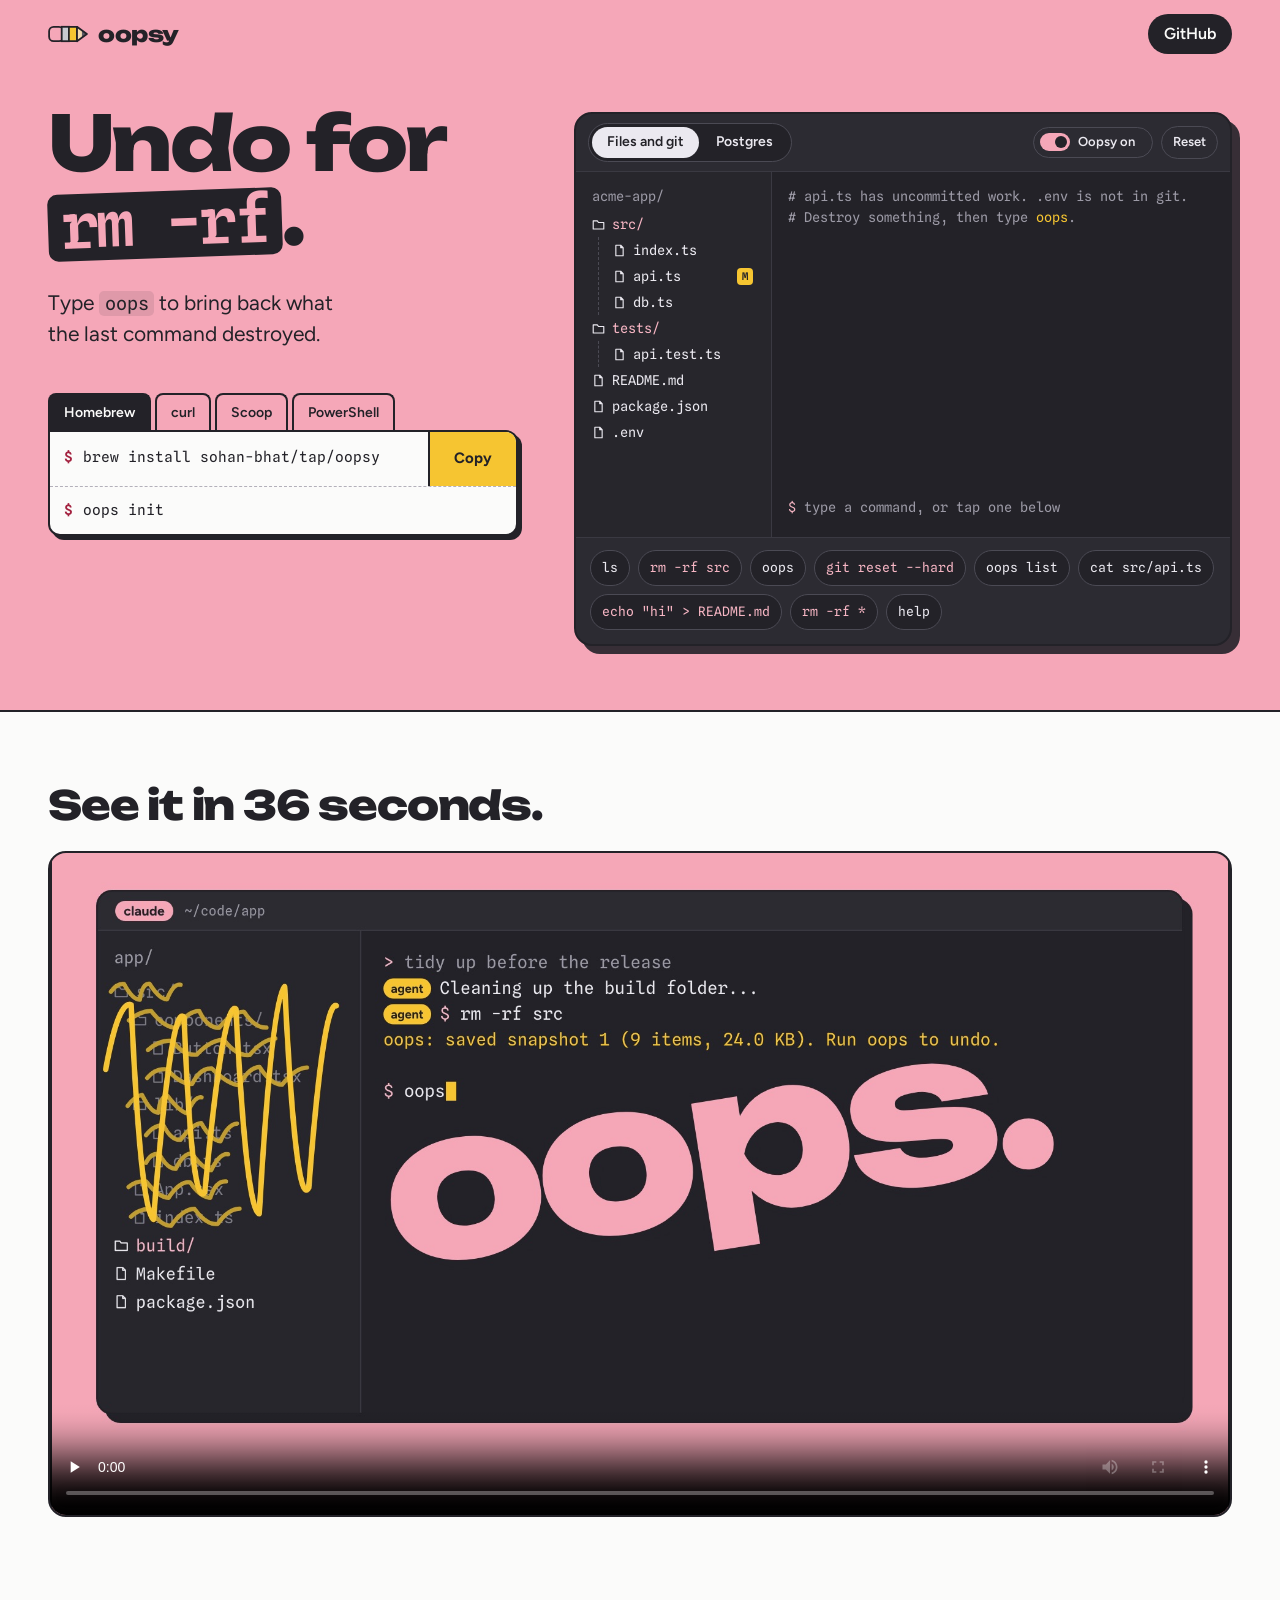
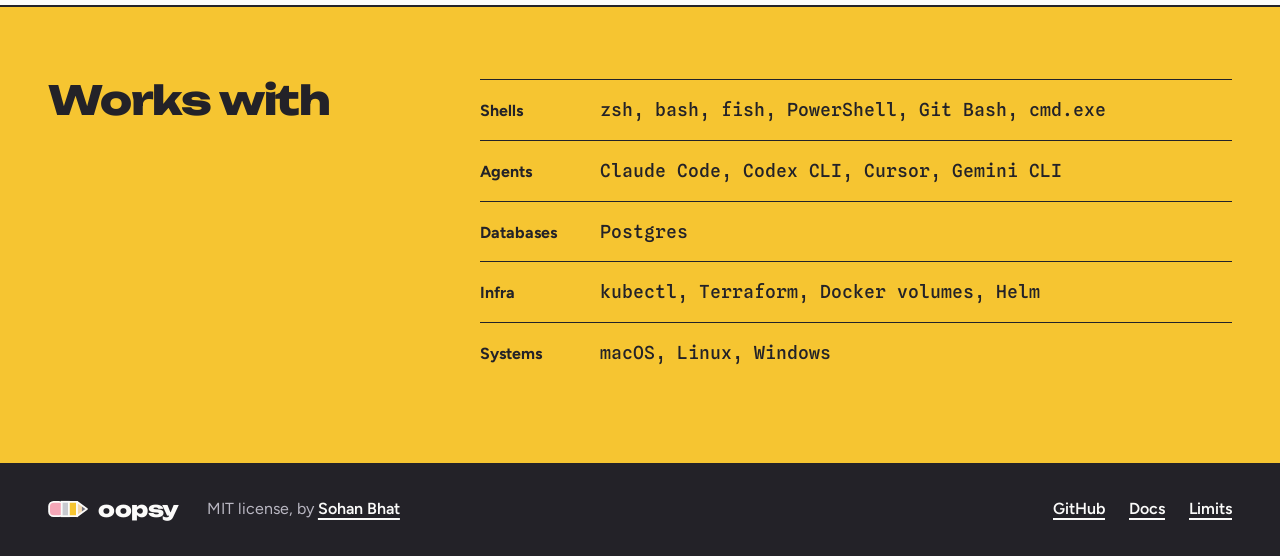
<file: site/index.html>
<!doctype html>
<html lang="en">
<head>
<meta charset="utf-8">
<meta name="viewport" content="width=device-width, initial-scale=1">
<title>Oopsy: undo for rm -rf</title>
<meta name="description" content="Oopsy is an open source CLI that snapshots files, git state and Postgres rows before a destructive command runs, so typing oops brings them back.">
<meta name="author" content="Sohan Bhat">
<meta name="theme-color" content="#F5A7B8">
<link rel="canonical" href="https://sohanbhat.me/oopsy/">
<link rel="author" href="https://sohanbhat.me/">
<link rel="icon" href="favicon.svg?v=4" type="image/svg+xml">
<link rel="icon" href="favicon-32.png?v=4" sizes="32x32" type="image/png">
<link rel="apple-touch-icon" href="apple-touch-icon.png?v=4">

<meta property="og:type" content="website">
<meta property="og:site_name" content="Oopsy">
<meta property="og:title" content="Oopsy: undo for rm -rf">
<meta property="og:description" content="Deleted files, overwrites, git resets, deleted branches, force pushes, dropped tables and deleted rows. Type oops and it is back.">
<meta property="og:url" content="https://sohanbhat.me/oopsy/">
<meta property="og:image" content="https://sohanbhat.me/oopsy/og.png">
<meta property="og:image:width" content="1200">
<meta property="og:image:height" content="630">
<meta property="og:image:alt" content="Oopsy. Undo for rm -rf. A terminal shows rm -rf src, then oops restoring 3 files.">
<meta name="twitter:card" content="summary_large_image">
<meta name="twitter:title" content="Oopsy: undo for rm -rf">
<meta name="twitter:description" content="Deleted files, git resets, force pushes, dropped tables and deleted rows. Type oops and it is back.">
<meta name="twitter:image" content="https://sohanbhat.me/oopsy/og.png">
<script type="application/ld+json">{"@context":"https://schema.org","@type":"SoftwareSourceCode","name":"oopsy","url":"https://sohanbhat.me/oopsy/","codeRepository":"https://github.com/sohan-bhat/oopsy","author":{"@type":"Person","@id":"https://sohanbhat.me/#person","name":"Sohan Bhat","url":"https://sohanbhat.me/"}}</script>

<link rel="preconnect" href="https://fonts.googleapis.com">
<link rel="preconnect" href="https://fonts.gstatic.com" crossorigin>
<link rel="preload" as="style" href="https://fonts.googleapis.com/css2?family=Figtree:wght@400;500;600;700&amp;family=Spline+Sans+Mono:wght@400;500;600&amp;family=Unbounded:wght@800&amp;display=swap">
<link rel="stylesheet" href="https://fonts.googleapis.com/css2?family=Figtree:wght@400;500;600;700&amp;family=Spline+Sans+Mono:wght@400;500;600&amp;family=Unbounded:wght@800&amp;display=swap" media="print" onload="this.media='all'">
<noscript><link rel="stylesheet" href="https://fonts.googleapis.com/css2?family=Figtree:wght@400;500;600;700&amp;family=Spline+Sans+Mono:wght@400;500;600&amp;family=Unbounded:wght@800&amp;display=swap"></noscript>
<link rel="stylesheet" href="styles.css">
</head>
<body>

<header class="top">
  <div class="wrap top__inner">
    <a class="brand" href="./" aria-label="Oopsy home">
      <svg class="brand__mark" viewBox="0 0 44 20" aria-hidden="true"><rect x="1" y="2" width="16" height="16" rx="5" fill="#F5A7B8" stroke="#232228" stroke-width="2"/><rect x="15" y="2" width="8" height="16" fill="#C8CAD0" stroke="#232228" stroke-width="2"/><path d="M23 2h9v16h-9z" fill="#F6C531" stroke="#232228" stroke-width="2" stroke-linejoin="round"/><path d="M32 2l11 8-11 8z" fill="#F3D9B1"/><path d="M37.5 6l5.5 4-5.5 4z" fill="#5D5B66"/><path d="M32 2l11 8-11 8z" fill="none" stroke="#232228" stroke-width="2" stroke-linejoin="round"/></svg>
      <span class="brand__word">oopsy</span>
    </a>
    <a class="top__gh" href="https://github.com/sohan-bhat/oopsy">GitHub</a>
  </div>
</header>

<main id="main">

<section class="hero" aria-labelledby="hero-title">
  <div class="wrap hero__grid">
    <div class="hero__copy">
      <h1 id="hero-title" class="hero__title">Undo for<br> <code>rm&nbsp;-rf</code>.</h1>
      <p class="hero__line">Type <code>oops</code> to bring back what the last command destroyed.</p>

      <div class="install">
        <div class="install__tabs" role="tablist" aria-label="Install method">
          <button class="install__tab" role="tab" id="tab-brew" aria-selected="true" aria-controls="panel-install" data-cmd="brew install sohan-bhat/tap/oopsy">Homebrew</button>
          <button class="install__tab" role="tab" id="tab-curl" aria-selected="false" aria-controls="panel-install" tabindex="-1" data-cmd="curl -fsSL https://sohanbhat.me/oopsy/install.sh | sh">curl</button>
          <button class="install__tab" role="tab" id="tab-scoop" aria-selected="false" aria-controls="panel-install" tabindex="-1" data-prompt="PS&gt;" data-cmd="scoop bucket add oopsy https://github.com/sohan-bhat/scoop-bucket; scoop install oopsy/oopsy">Scoop</button>
          <button class="install__tab" role="tab" id="tab-ps" aria-selected="false" aria-controls="panel-install" tabindex="-1" data-prompt="PS&gt;" data-cmd="irm https://sohanbhat.me/oopsy/install.ps1 | iex">PowerShell</button>
        </div>
        <div class="install__box" id="panel-install" role="tabpanel" aria-labelledby="tab-brew">
          <div class="install__row">
            <code class="install__cmd"><span class="install__dollar" aria-hidden="true">$</span><span id="install-text">brew install sohan-bhat/tap/oopsy</span></code>
            <button class="install__copy" id="install-copy" type="button"><span class="install__copy-label">Copy</span></button>
          </div>
          <code class="install__cmd install__cmd--init"><span class="install__dollar" aria-hidden="true">$</span><span>oops init</span></code>
        </div>
        <p class="sr-only" id="copy-status" role="status" aria-live="polite"></p>
      </div>
    </div>

    <div class="win">
      <div class="win__bar">
        <div class="seg" role="tablist" aria-label="Demo">
          <button class="seg__tab" role="tab" id="tab-files" aria-selected="true" aria-controls="panel-files" data-ctl="ctl-files">Files and git</button>
          <button class="seg__tab" role="tab" id="tab-db" aria-selected="false" aria-controls="panel-db" data-ctl="ctl-db" tabindex="-1">Postgres</button>
        </div>
        <div class="win__ctl" id="ctl-files">
          <button class="switch" id="oopsy-switch" type="button" aria-pressed="true">
            <span class="switch__track" aria-hidden="true"><span class="switch__knob"></span></span>
            <span class="switch__label">Oopsy <span class="switch__state">on</span></span>
          </button>
          <button class="win__reset" id="term-reset" type="button">Reset</button>
        </div>
        <div class="win__ctl" id="ctl-db" hidden>
          <button class="win__reset" id="db-reset" type="button">Reset</button>
        </div>
      </div>

      <div class="win__panels">
        <div class="win__panel" id="panel-files" role="tabpanel" aria-labelledby="tab-files">
          <div class="term__body">
            <div class="tree" aria-label="Project files">
              <p class="tree__root">acme-app/</p>
              <ul class="tree__list" id="tree" role="list"></ul>
            </div>
            <div class="term__console">
              <div class="term__out" id="term-out" role="log" aria-live="polite" aria-label="Terminal output" tabindex="0"></div>
              <form class="term__line" id="term-form" autocomplete="off">
                <label class="term__prompt" for="term-input"><span class="sr-only">Command</span><span aria-hidden="true">$</span></label>
                <input class="term__input" id="term-input" type="text" spellcheck="false" autocapitalize="off" autocorrect="off" enterkeyhint="go" placeholder="type a command, or tap one below">
              </form>
            </div>
          </div>
          <div class="chips" id="chips" aria-label="Suggested commands"></div>
        </div>

        <div class="win__panel" id="panel-db" role="tabpanel" aria-labelledby="tab-db" hidden>
          <p class="db__setup"><span class="p" aria-hidden="true">$</span>oops db wrap -- npm run dev</p>
          <div class="db__table-wrap">
            <p class="db__caption" id="db-caption">table <strong>users</strong></p>
            <table class="db__table" id="db-table" aria-describedby="db-caption">
              <thead><tr><th scope="col">id</th><th scope="col">email</th><th scope="col">plan</th></tr></thead>
              <tbody id="db-rows"></tbody>
            </table>
            <p class="db__empty" id="db-empty" hidden></p>
          </div>
          <div class="db__out" id="db-out" role="log" aria-live="polite" aria-label="Database console output" tabindex="0"></div>
          <div class="chips" id="db-chips" aria-label="Database commands"></div>
        </div>
      </div>
    </div>
  </div>
</section>

<section class="film" aria-labelledby="film-title">
  <div class="wrap">
    <h2 id="film-title" class="h2">See it in 36 seconds.</h2>
    <video class="film__video" controls playsinline preload="none" poster="oopsy-demo-poster.jpg" width="1920" height="1080">
      <source src="oopsy-demo.mp4" type="video/mp4">
      <a href="oopsy-demo.mp4">Watch the 36 second demo</a>
    </video>
  </div>
</section>

<section class="fit" aria-labelledby="fit-title">
  <div class="wrap fit__grid">
    <h2 id="fit-title" class="h2">Works with</h2>
    <dl class="works">
      <div class="works__row"><dt>Shells</dt><dd>zsh, bash, fish, PowerShell, Git Bash, cmd.exe</dd></div>
      <div class="works__row"><dt>Agents</dt><dd>Claude Code, Codex CLI, Cursor, Gemini CLI</dd></div>
      <div class="works__row"><dt>Databases</dt><dd>Postgres</dd></div>
      <div class="works__row"><dt>Infra</dt><dd>kubectl, Terraform, Docker volumes, Helm</dd></div>
      <div class="works__row"><dt>Systems</dt><dd>macOS, Linux, Windows</dd></div>
    </dl>
  </div>
</section>

</main>

<footer class="foot">
  <div class="wrap foot__inner">
    <span class="brand brand--foot"><svg class="brand__mark" viewBox="0 0 44 20" aria-hidden="true"><rect x="1" y="2" width="16" height="16" rx="5" fill="#F5A7B8" stroke="#FBFBFA" stroke-width="2"/><rect x="15" y="2" width="8" height="16" fill="#C8CAD0" stroke="#FBFBFA" stroke-width="2"/><path d="M23 2h9v16h-9z" fill="#F6C531" stroke="#FBFBFA" stroke-width="2" stroke-linejoin="round"/><path d="M32 2l11 8-11 8z" fill="#F3D9B1"/><path d="M37.5 6l5.5 4-5.5 4z" fill="#75737F"/><path d="M32 2l11 8-11 8z" fill="none" stroke="#FBFBFA" stroke-width="2" stroke-linejoin="round"/></svg><span class="brand__word">oopsy</span></span>
    <p class="foot__license">MIT license, by <a href="https://sohanbhat.me/">Sohan Bhat</a></p>
    <nav class="foot__links" aria-label="Footer">
      <a href="https://github.com/sohan-bhat/oopsy">GitHub</a>
      <a href="https://github.com/sohan-bhat/oopsy#readme">Docs</a>
      <a href="https://github.com/sohan-bhat/oopsy#what-it-does-not-catch">Limits</a>
    </nav>
  </div>
</footer>

<script src="app.js" defer></script>
</body>
</html>
</file>
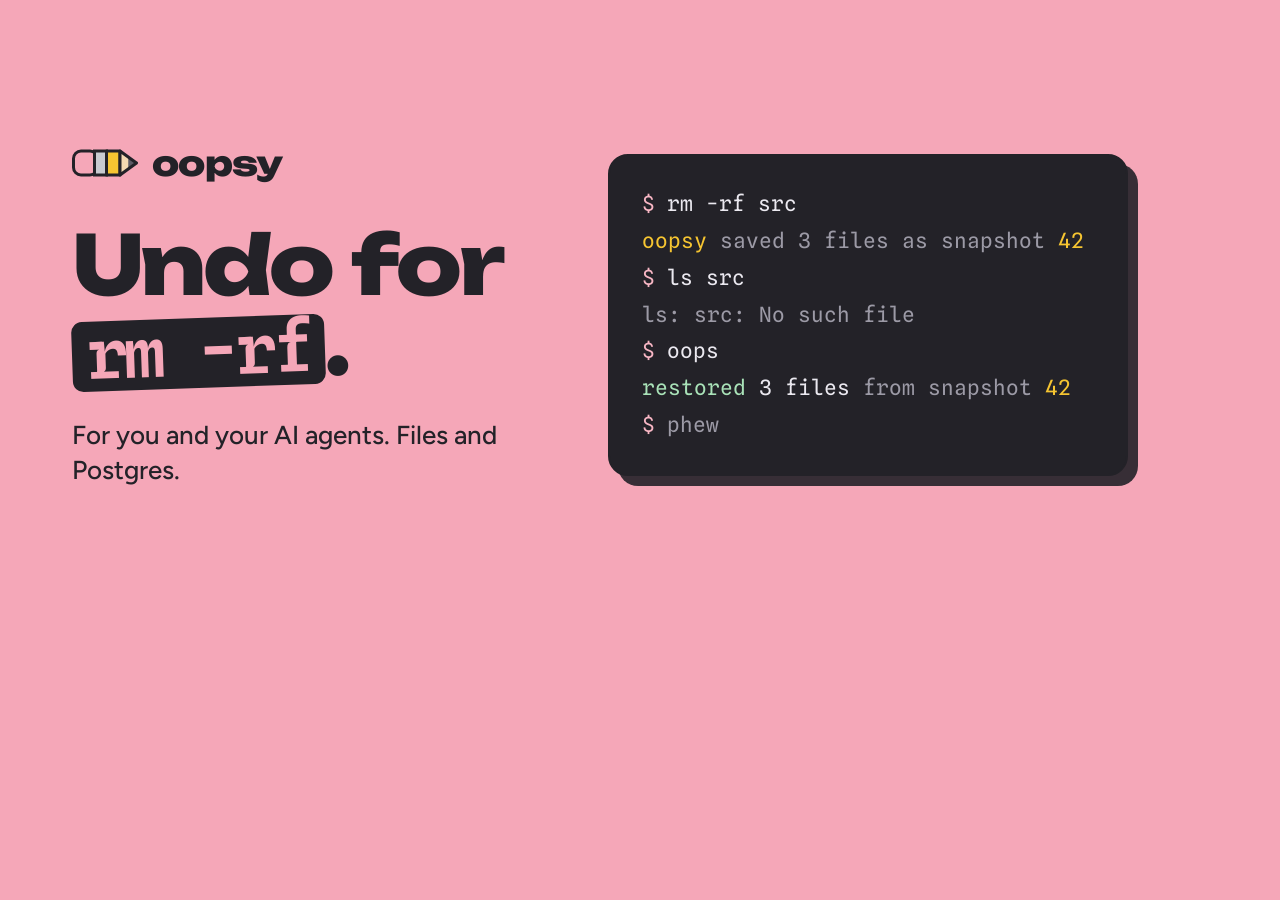
<file: site/og/og.html>
<!doctype html>
<html lang="en">
<head>
<meta charset="utf-8">
<title>Oopsy social card</title>
<link rel="stylesheet" href="https://fonts.googleapis.com/css2?family=Figtree:wght@500;600&family=Spline+Sans+Mono:wght@400;600&family=Unbounded:wght@800&display=swap">
<style>
  * { box-sizing: border-box; margin: 0; }
  body { width: 1200px; height: 630px; background: #f5a7b8; font-family: Figtree, sans-serif; color: #232228; overflow: hidden; }
  .card { position: relative; width: 100%; height: 100%; padding: 64px 72px; display: grid; grid-template-columns: 1fr 520px; gap: 48px; align-items: center; }
  .brand { display: flex; align-items: center; gap: 14px; font-family: Unbounded; font-weight: 800; font-size: 34px; letter-spacing: -.02em; }
  .brand svg { width: 66px; height: 30px; }
  h1 { margin-top: 40px; font-family: Unbounded; font-weight: 800; font-size: 82px; line-height: .98; letter-spacing: -.035em; }
  h1 code { display: inline-block; margin-top: 12px; font-family: "Spline Sans Mono"; font-weight: 600; font-size: .82em; letter-spacing: -.04em; background: #232228; color: #f5a7b8; padding: 0 .22em .06em; border-radius: .16em; transform: rotate(-2deg); }
  p.sub { margin-top: 30px; font-size: 26px; font-weight: 500; line-height: 1.35; max-width: 20em; }
  .term { background: #232228; color: #ebe9f0; border: 2px solid #232228; border-radius: 20px; box-shadow: 10px 10px 0 rgba(35,34,40,.9); font-family: "Spline Sans Mono"; font-size: 21px; line-height: 1.75; padding: 30px 32px; }
  .p { color: #f7b6c4; margin-right: 12px; }
  .y { color: #f6c531; }
  .g { color: #a9e2b8; }
  .d { color: #9c9aa6; }
</style>
</head>
<body>
<div class="card">
  <div>
    <div class="brand"><svg viewBox="0 0 44 20"><rect x="1" y="2" width="16" height="16" rx="5" fill="#F5A7B8" stroke="#232228" stroke-width="2"/><rect x="15" y="2" width="8" height="16" fill="#C8CAD0" stroke="#232228" stroke-width="2"/><path d="M23 2h9v16h-9z" fill="#F6C531" stroke="#232228" stroke-width="2" stroke-linejoin="round"/><path d="M32 2l11 8-11 8z" fill="#F3D9B1"/><path d="M37.5 6l5.5 4-5.5 4z" fill="#5D5B66"/><path d="M32 2l11 8-11 8z" fill="none" stroke="#232228" stroke-width="2" stroke-linejoin="round"/></svg>oopsy</div>
    <h1>Undo for<br><code>rm&nbsp;-rf</code>.</h1>
    <p class="sub">For you and your AI agents. Files and Postgres.</p>
  </div>
  <div class="term">
    <div><span class="p">$</span>rm -rf src</div>
    <div><span class="y">oopsy</span> <span class="d">saved 3 files as snapshot</span> <span class="y">42</span></div>
    <div><span class="p">$</span>ls src</div>
    <div class="d">ls: src: No such file</div>
    <div><span class="p">$</span>oops</div>
    <div><span class="g">restored</span> 3 files <span class="d">from snapshot</span> <span class="y">42</span></div>
    <div><span class="p">$</span><span class="d">phew</span></div>
  </div>
</div>
</body>
</html>
</file>
<file: site/styles.css>
/* Oopsy. Palette taken from the end of a pencil: eraser, ferrule, paint, graphite. */
:root {
  --graphite: #232228;
  --graphite-2: #2c2b32;
  --graphite-3: #3a3942;
  --graphite-4: #4b4a54;
  --eraser: #f5a7b8;
  --eraser-soft: #fbd3dc;
  --eraser-deep: #e3879c;
  --eraser-ink: #a3213f;
  --pencil: #f6c531;
  --pencil-soft: #fde9a6;
  --ferrule: #c8cad0;
  --paper: #fbfbfa;
  --line: #e6e4e8;
  --ink: #232228;
  --muted: #5d5b66;

  --t-text: #ebe9f0;
  --t-dim: #9c9aa6;
  --t-pink: #f7b6c4;
  --t-yellow: #f6c531;
  --t-red: #ff9a9a;
  --t-green: #a9e2b8;

  --f-display: "Unbounded", "Figtree", system-ui, sans-serif;
  --f-body: "Figtree", system-ui, -apple-system, "Segoe UI", sans-serif;
  --f-mono: "Spline Sans Mono", ui-monospace, "SF Mono", Menlo, Consolas, monospace;

  --r-lg: 18px;
  --r-md: 12px;
  --r-sm: 8px;
  --gutter: 16px;
  --maxw: 1200px;
}
@media (min-width: 720px) { :root { --gutter: 32px; } }
@media (min-width: 1100px) { :root { --gutter: 48px; } }

*, *::before, *::after { box-sizing: border-box; }
html {
  -webkit-text-size-adjust: 100%; scroll-behavior: smooth;
  /* no rubber band past the ends; if a browser still bounces, it shows hero pink on top and footer graphite below */
  overscroll-behavior-y: none;
  background: linear-gradient(var(--eraser) 50%, var(--graphite) 50%);
  scrollbar-color: var(--graphite-4) var(--paper);
}
body { overscroll-behavior-y: none; }

/* scrollbars: thin, rounded, in the page's own colors */
::-webkit-scrollbar { width: 12px; height: 12px; }
::-webkit-scrollbar-track { background: var(--paper); }
::-webkit-scrollbar-thumb { background: var(--graphite-4); border-radius: 999px; border: 3px solid var(--paper); }
::-webkit-scrollbar-thumb:hover { background: var(--graphite); }
::-webkit-scrollbar-corner { background: transparent; }
.win ::-webkit-scrollbar { width: 10px; }
.win ::-webkit-scrollbar-track { background: transparent; }
.win ::-webkit-scrollbar-thumb { background: var(--graphite-4); border: 3px solid var(--graphite); }
.win ::-webkit-scrollbar-thumb:hover { background: var(--t-dim); }
@media (prefers-reduced-motion: reduce) { html { scroll-behavior: auto; } }
body {
  margin: 0;
  font-family: var(--f-body);
  font-size: 17px;
  line-height: 1.55;
  color: var(--ink);
  background: var(--paper);
  -webkit-font-smoothing: antialiased;
  text-rendering: optimizeLegibility;
  overflow-x: hidden;
}
img, svg { display: block; max-width: 100%; }
a { color: inherit; }
p { margin: 0; }
h1, h2, h3 { margin: 0; }
code { font-family: var(--f-mono); font-size: .88em; }
button { font: inherit; color: inherit; }
:focus-visible { outline: 3px solid var(--graphite); outline-offset: 3px; border-radius: 4px; }

.sr-only {
  position: absolute; width: 1px; height: 1px; padding: 0; margin: -1px;
  overflow: hidden; clip: rect(0 0 0 0); white-space: nowrap; border: 0;
}

.wrap { width: 100%; max-width: calc(var(--maxw) + var(--gutter) * 2); margin: 0 auto; padding: 0 var(--gutter); }

/* ---------- header ---------- */
.top { background: var(--eraser); }
.top__inner { display: flex; align-items: center; justify-content: space-between; height: 68px; }
.brand { display: inline-flex; align-items: center; gap: 10px; text-decoration: none; }
.brand__mark { width: 40px; height: 18px; }
.brand__word { font-family: var(--f-display); font-weight: 800; font-size: 21px; letter-spacing: -.02em; }
.top__gh {
  text-decoration: none; font-weight: 600; font-size: 16px; padding: 8px 16px; border-radius: 999px;
  background: var(--graphite); color: var(--paper);
}
.top__gh:hover { background: var(--graphite-3); }

/* ---------- hero ---------- */
.hero {
  background: var(--eraser);
  padding: 32px 0 56px;
  border-bottom: 2px solid var(--graphite);
}
.hero__grid { display: grid; grid-template-columns: minmax(0, 1fr); gap: 40px; align-items: start; }
.hero__grid > *, .fit__grid > * { min-width: 0; }
.hero__title {
  font-family: var(--f-display);
  font-weight: 800;
  font-size: clamp(44px, 9.6vw, 76px);
  line-height: .98;
  letter-spacing: -.035em;
}
.hero__title code {
  font-family: var(--f-mono);
  font-weight: 600;
  font-size: .82em;
  letter-spacing: -.04em;
  display: inline-block;
  background: var(--graphite);
  color: var(--eraser);
  padding: .02em .22em .08em;
  border-radius: .16em;
  transform: rotate(-2deg);
  margin-top: .12em;
}
.hero__line { margin-top: 30px; font-size: 21px; line-height: 1.45; max-width: 21em; text-wrap: balance; }
.hero__line code { background: rgba(35, 34, 40, .1); padding: .08em .3em; border-radius: 5px; white-space: nowrap; }
@media (min-width: 1040px) {
  .hero { padding: 44px 0 64px; }
  .hero__grid { grid-template-columns: minmax(0, 5fr) minmax(0, 7fr); gap: 56px; }
  .hero__copy { container-type: inline-size; }
  .hero__title { font-size: min(76px, 18cqi); margin-top: -.085em; }
}

/* install */
.install { margin-top: 44px; max-width: 560px; }
.install__tabs { display: flex; gap: 4px; }
.install__tab {
  appearance: none; border: 2px solid var(--graphite); border-bottom: 0;
  background: transparent; padding: 7px 14px 6px; font-weight: 600; font-size: 14px;
  border-radius: var(--r-sm) var(--r-sm) 0 0; cursor: pointer;
}
.install__tab[aria-selected="true"] { background: var(--graphite); color: var(--paper); }
.install__tab:not([aria-selected="true"]):hover { background: rgba(35, 34, 40, .08); }
.install__box {
  background: var(--paper); border: 2px solid var(--graphite);
  border-radius: 0 var(--r-md) var(--r-md) var(--r-md);
  box-shadow: 4px 4px 0 var(--graphite);
}
.install__row { display: flex; align-items: stretch; min-height: 54px; }
.install__cmd {
  flex: 1; min-width: 0; display: flex; align-items: center; gap: 10px;
  padding: 15px 14px; font-size: 14.5px; line-height: 1.4; align-items: flex-start;
  white-space: normal;
}
.install__cmd--init { padding: 13px 14px 14px; border-top: 1px dashed #b3b0ba; }
.install__cmd .w { white-space: nowrap; }
.install__cmd .w--url { white-space: normal; overflow-wrap: normal; }
.install__dollar { color: var(--eraser-ink); font-weight: 600; user-select: none; }
.install__copy {
  appearance: none; flex: none; border: 0; border-left: 2px solid var(--graphite);
  background: var(--pencil); font-weight: 700; font-size: 15px; padding: 0 18px; cursor: pointer;
  border-radius: 0 10px 0 0; min-width: 88px;
}
@media (max-width: 480px) {
  .install__cmd { font-size: 13.5px; }
  .install__copy { min-width: 76px; padding: 0 14px; }
  .install__tab { padding: 7px 10px 6px; font-size: 13.5px; }
}
@media (max-width: 400px) {
  /* Room for the PS> prompt next to the longest unbreakable URL piece. */
  .install__cmd { font-size: 13px; gap: 8px; padding-left: 12px; padding-right: 12px; }
  .install__copy { min-width: 64px; padding: 0 10px; }
}
@media (max-width: 370px) {
  .install__cmd { font-size: 12px; }
  .install__tabs { gap: 3px; }
  .install__tab { padding: 7px 8px 6px; }
}
.install__copy:hover { background: #ffd24d; }
.install__copy:active { background: #eab619; }
.install__copy.is-copied { background: var(--graphite); color: var(--pencil); }

/* ---------- demo window ---------- */
.win {
  display: flex; flex-direction: column;
  background: var(--graphite);
  color: var(--t-text);
  border: 2px solid var(--graphite);
  border-radius: var(--r-lg);
  box-shadow: 8px 8px 0 rgba(35, 34, 40, .9);
  overflow: hidden;
  font-family: var(--f-mono);
  font-size: 13.5px;
  line-height: 1.6;
}
.win__bar {
  display: flex; flex-wrap: wrap; align-items: center; justify-content: space-between; gap: 10px 12px;
  padding: 9px 12px; background: var(--graphite-2);
  border-bottom: 1px solid var(--graphite-3);
}
.win__ctl { display: flex; align-items: center; gap: 8px; }
.win__ctl[hidden] { display: none; }
.win__reset {
  appearance: none; border: 1px solid var(--graphite-4); background: transparent; color: var(--t-text);
  font-family: var(--f-body); font-size: 13px; font-weight: 600; padding: 5px 11px; border-radius: 999px; cursor: pointer;
}
.win__reset:hover { background: var(--graphite-3); }
.win :focus-visible { outline-color: var(--pencil); }

.seg {
  display: inline-flex; gap: 2px; padding: 3px;
  border: 1px solid var(--graphite-4); border-radius: 999px; background: var(--graphite);
}
.seg__tab {
  appearance: none; border: 0; background: transparent; color: var(--t-text); cursor: pointer;
  font-family: var(--f-body); font-size: 14px; font-weight: 600; line-height: 1.2;
  padding: 7px 15px; border-radius: 999px; white-space: nowrap;
}
.seg__tab:not([aria-selected="true"]):hover { background: var(--graphite-3); }
.seg__tab[aria-selected="true"] { background: var(--t-text); color: var(--graphite); }
.seg__tab:focus-visible { outline-offset: 2px; }
@media (max-width: 559px) {
  .seg { flex: 1; }
  .seg__tab { flex: 1; }
  .win__ctl { flex-basis: 100%; justify-content: flex-end; }
}

.win__panels { flex: 1 1 auto; display: grid; }
.win__panel { grid-area: 1 / 1; display: flex; flex-direction: column; min-width: 0; }
.win__panel[hidden] { display: flex; visibility: hidden; }

.switch {
  appearance: none; border: 1px solid var(--graphite-4); background: transparent; cursor: pointer;
  display: inline-flex; align-items: center; gap: 8px; padding: 4px 11px 4px 6px; border-radius: 999px;
  font-family: var(--f-body); font-size: 13px; font-weight: 600; color: var(--t-text);
}
.switch:hover { background: var(--graphite-3); }
.switch__track {
  width: 30px; height: 18px; border-radius: 999px; background: var(--graphite-4); position: relative;
  transition: background .18s ease;
}
.switch__knob {
  position: absolute; top: 3px; left: 3px; width: 12px; height: 12px; border-radius: 50%;
  background: var(--t-text); transition: transform .18s ease;
}
.switch[aria-pressed="true"] .switch__track { background: var(--eraser); }
.switch[aria-pressed="true"] .switch__knob { transform: translateX(12px); background: var(--graphite); }
.switch__state { display: inline-block; min-width: 1.6em; text-align: left; }

.term__body { flex: 1 1 auto; display: grid; grid-template-columns: minmax(0, 1fr); grid-template-rows: auto minmax(0, 1fr); }
@media (min-width: 600px) {
  .term__body { grid-template-columns: 196px minmax(0, 1fr); grid-template-rows: minmax(0, 1fr); }
}

/* file tree */
.tree {
  padding: 14px 12px 14px 16px;
  border-bottom: 1px solid var(--graphite-3);
  background: #27262c;
}
@media (min-width: 600px) {
  .tree { border-bottom: 0; border-right: 1px solid var(--graphite-3); }
}
.tree__root { color: var(--t-dim); margin-bottom: 4px; }
.tree__list, .tree__list ul { list-style: none; margin: 0; padding: 0; }
.tree__list { display: grid; grid-template-columns: 1fr 1fr; column-gap: 8px; }
.tree__list > li { grid-column: span 1; }
@media (min-width: 600px) { .tree__list { display: block; } }
@media (max-width: 599px) { .chip { font-size: 12.5px; padding: 8px 10px; min-height: 34px; } .chips { gap: 6px; } }
.tree__list ul { padding-left: 14px; border-left: 1px dashed var(--graphite-4); margin-left: 6px; }
.node { position: relative; }
.node__row {
  display: flex; align-items: center; gap: 7px; height: 26px; padding: 0 6px; margin-left: -6px;
  border-radius: 6px; white-space: nowrap;
}
.node__icon { width: 13px; height: 13px; flex: none; }
.node__name { overflow: hidden; text-overflow: ellipsis; }
.node--dir > .node__row .node__name { color: var(--t-pink); }
.node__badge {
  font-size: 10.5px; font-weight: 600; line-height: 1; padding: 3px 5px; border-radius: 4px;
  background: var(--pencil); color: var(--graphite); margin-left: auto;
}
.node__ghost-tag {
  display: none; font-size: 10.5px; color: var(--t-dim); margin-left: auto;
}

/* deleted, but Oopsy kept a snapshot: a ghost outline stays */
.node.is-ghost > .node__row { color: var(--t-dim); outline: 1px dashed var(--graphite-4); outline-offset: -1px; }
.node.is-ghost > .node__row .node__name { color: var(--t-dim); text-decoration: line-through; text-decoration-color: rgba(156, 154, 166, .6); }
.node.is-ghost > .node__row .node__icon { opacity: .45; }
.node.is-ghost > .node__row .node__badge { display: none; }
.node.is-ghost > .node__row .node__ghost-tag { display: inline; }
.node.is-ghost .node.is-ghost > .node__row { outline: 0; }
.node.is-ghost .node.is-ghost > .node__row .node__ghost-tag { display: none; }

/* deleted for real: nothing left */
.node.is-gone { display: none; }

/* the meaningful motion: erasing and restoring */
.node.is-erasing > .node__row { animation: erase .42s cubic-bezier(.6, 0, .4, 1) both; animation-delay: var(--d, 0ms); }
@keyframes erase {
  0% { clip-path: inset(0 0 0 0); background: rgba(245, 167, 184, .28); }
  100% { clip-path: inset(0 0 0 100%); background: rgba(245, 167, 184, 0); }
}
.node.is-restoring > .node__row { animation: restore 1.1s cubic-bezier(.2, .7, .2, 1) both; animation-delay: var(--d, 0ms); }
@keyframes restore {
  0% { clip-path: inset(0 100% 0 0); background: rgba(169, 226, 184, .26); }
  40% { clip-path: inset(0 0 0 0); background: rgba(169, 226, 184, .22); }
  100% { clip-path: inset(0 0 0 0); background: rgba(169, 226, 184, 0); }
}
.node.is-changed > .node__row { animation: changed .9s ease both; }
@keyframes changed {
  0% { background: rgba(245, 167, 184, .35); }
  100% { background: rgba(245, 167, 184, 0); }
}

/* console */
.term__console { display: flex; flex-direction: column; min-width: 0; min-height: 0; }
.term__out {
  flex: 1 1 0; min-height: 232px; overflow-y: auto; padding: 14px 16px 4px; scrollbar-width: thin; scrollbar-color: var(--graphite-4) transparent;
  white-space: pre-wrap; word-break: break-word;
}
@media (min-width: 600px) { .term__out { min-height: 260px; } }
.term__out:focus-visible { outline-offset: -3px; }
.ln { min-height: 1.6em; }
.ln--cmd { color: var(--t-text); }
.ln--cmd .p { color: var(--t-pink); margin-right: .6em; user-select: none; }
.ln--dim { color: var(--t-dim); }
.ln--err { color: var(--t-red); }
.ln--ok { color: var(--t-green); }
.ln--oops { color: var(--t-yellow); }
.ln--oops b, .ln b { font-weight: 600; }
.ln--gap { height: .6em; min-height: 0; }
.ln .hl { color: var(--t-pink); }
.ln .y { color: var(--t-yellow); }
.ln .g { color: var(--t-green); }
.ln .d { color: var(--t-dim); }

.term__line {
  display: flex; align-items: center; gap: .6em; padding: 6px 16px 14px;
}
.term__prompt { color: var(--t-pink); user-select: none; }
.term__input {
  flex: 1; min-width: 0; background: transparent; border: 0; padding: 4px 0;
  color: var(--t-text); font: inherit; font-size: 16px; caret-color: var(--pencil);
}
@media (min-width: 600px) { .term__input { font-size: inherit; } }
.term__input::placeholder { color: var(--t-dim); }
.term__input:focus { outline: none; }
.term__line:focus-within { box-shadow: inset 0 -2px 0 var(--graphite-4); }

/* chips */
.chips {
  display: flex; flex-wrap: wrap; gap: 8px; padding: 12px 14px 14px;
  background: var(--graphite-2); border-top: 1px solid var(--graphite-3);
}
.chip {
  appearance: none; cursor: pointer; border: 1px solid var(--graphite-4); background: var(--graphite);
  color: var(--t-text); font-family: var(--f-mono); font-size: 13px; line-height: 1;
  padding: 9px 11px; border-radius: 999px; white-space: nowrap; min-height: 36px;
}
.chip:hover { border-color: var(--t-dim); }
.chip:disabled { opacity: .45; cursor: default; }
.chip--danger { color: var(--t-pink); }
.chip--hero { background: var(--pencil); color: var(--graphite); border-color: var(--pencil); font-weight: 600; }
.chip--hero:hover { background: #ffd24d; border-color: #ffd24d; }

/* ---------- sections ---------- */
.h2 {
  font-family: var(--f-display); font-weight: 800; letter-spacing: -.03em;
  font-size: clamp(28px, 5vw, 40px); line-height: 1.08; text-wrap: balance;
}

.film { padding: 72px 0 88px; }
.film__video { display: block; width: 100%; height: auto; aspect-ratio: 16 / 9; margin-top: 24px; border: 2px solid var(--graphite); border-radius: var(--r-lg); background: var(--graphite); }

/* postgres */
.db__setup {
  padding: 10px 16px; border-bottom: 1px solid var(--graphite-3);
  white-space: nowrap; overflow: hidden; text-overflow: ellipsis;
}
.db__setup .p { color: var(--t-pink); margin-right: .6em; }
.db__table-wrap { padding: 14px 16px 8px; min-height: 204px; position: relative; }
.db__caption { color: var(--t-dim); font-size: 12.5px; margin-bottom: 8px; }
.db__caption strong { color: var(--t-pink); font-weight: 600; }
.db__table { width: 100%; border-collapse: collapse; table-layout: fixed; }
.db__table th, .db__table td {
  text-align: left; padding: 0 10px; height: 32px; border-bottom: 1px solid var(--graphite-3);
  white-space: nowrap; overflow: hidden; text-overflow: ellipsis;
}
.db__table th { color: var(--t-dim); font-weight: 500; font-size: 12.5px; border-bottom-color: var(--graphite-4); }
.db__table th:first-child, .db__table td:first-child { width: 44px; }
.db__table th:last-child, .db__table td:last-child { width: 78px; }
.db__table tr.is-erasing td { animation: erase .4s cubic-bezier(.6, 0, .4, 1) both; animation-delay: var(--d, 0ms); }
.db__table tr.is-restoring td { animation: restore 1.1s cubic-bezier(.2, .7, .2, 1) both; animation-delay: var(--d, 0ms); }
.db__table td.is-changed { animation: changed .9s ease both; color: var(--t-pink); }
.db__table.is-dropped { opacity: .35; }
.db__table.is-dropped thead th { text-decoration: line-through; }
.db__empty {
  position: absolute; left: 16px; right: 16px; top: 82px; text-align: center; color: var(--t-dim);
  border: 1px dashed var(--graphite-4); border-radius: var(--r-sm); padding: 18px 12px; background: rgba(35, 34, 40, .85);
}
.db__empty[hidden] { display: none; }
.db__out {
  flex: 1 1 0; min-height: 112px; overflow-y: auto; padding: 10px 16px; border-top: 1px solid var(--graphite-3);
  white-space: pre-wrap; word-break: break-word; scrollbar-width: thin; scrollbar-color: var(--graphite-4) transparent;
}
.ln--sql .p { color: var(--t-pink); margin-right: .6em; }
.ln--proxy { color: var(--t-yellow); }

/* works with */
.fit { background: var(--pencil); padding: 72px 0 80px; border-top: 2px solid var(--graphite); }
.fit__grid { display: grid; gap: 28px; }
@media (min-width: 900px) { .fit__grid { grid-template-columns: minmax(0, 4fr) minmax(0, 8fr); gap: 56px; align-items: start; } }
.works { margin: 0; }
.works__row {
  display: grid; grid-template-columns: 104px minmax(0, 1fr); gap: 16px;
  padding: 16px 0; border-top: 1.5px solid var(--graphite); align-items: baseline;
}
.works dt { font-size: 16px; font-weight: 700; }
.works dd { margin: 0; font-family: var(--f-mono); font-size: 18px; font-weight: 500; line-height: 1.5; }
@media (max-width: 480px) {
  .works__row { grid-template-columns: 1fr; gap: 2px; padding: 14px 0; }
  .works dd { font-size: 16px; }
}

/* footer */
.foot { background: var(--graphite); color: var(--paper); padding: 30px 0; }
.foot__inner { display: flex; flex-wrap: wrap; align-items: center; gap: 14px 28px; }
.foot__license { color: #b9b7c2; font-size: 16px; }
.foot__links { margin-left: auto; display: flex; flex-wrap: wrap; gap: 8px 24px; }
.foot__links a, .foot__license a {
  color: var(--paper); font-size: 16px; font-weight: 600;
  text-decoration-thickness: 1.5px; text-underline-offset: 4px;
}
.foot__links a:hover, .foot__license a:hover { color: var(--eraser); }
.foot :focus-visible { outline-color: var(--eraser); }
.brand--foot .brand__word { color: var(--paper); }

@media (prefers-reduced-motion: reduce) {
  *, *::before, *::after { animation-duration: .001ms !important; animation-delay: 0ms !important; transition-duration: .001ms !important; }
}
</file>
